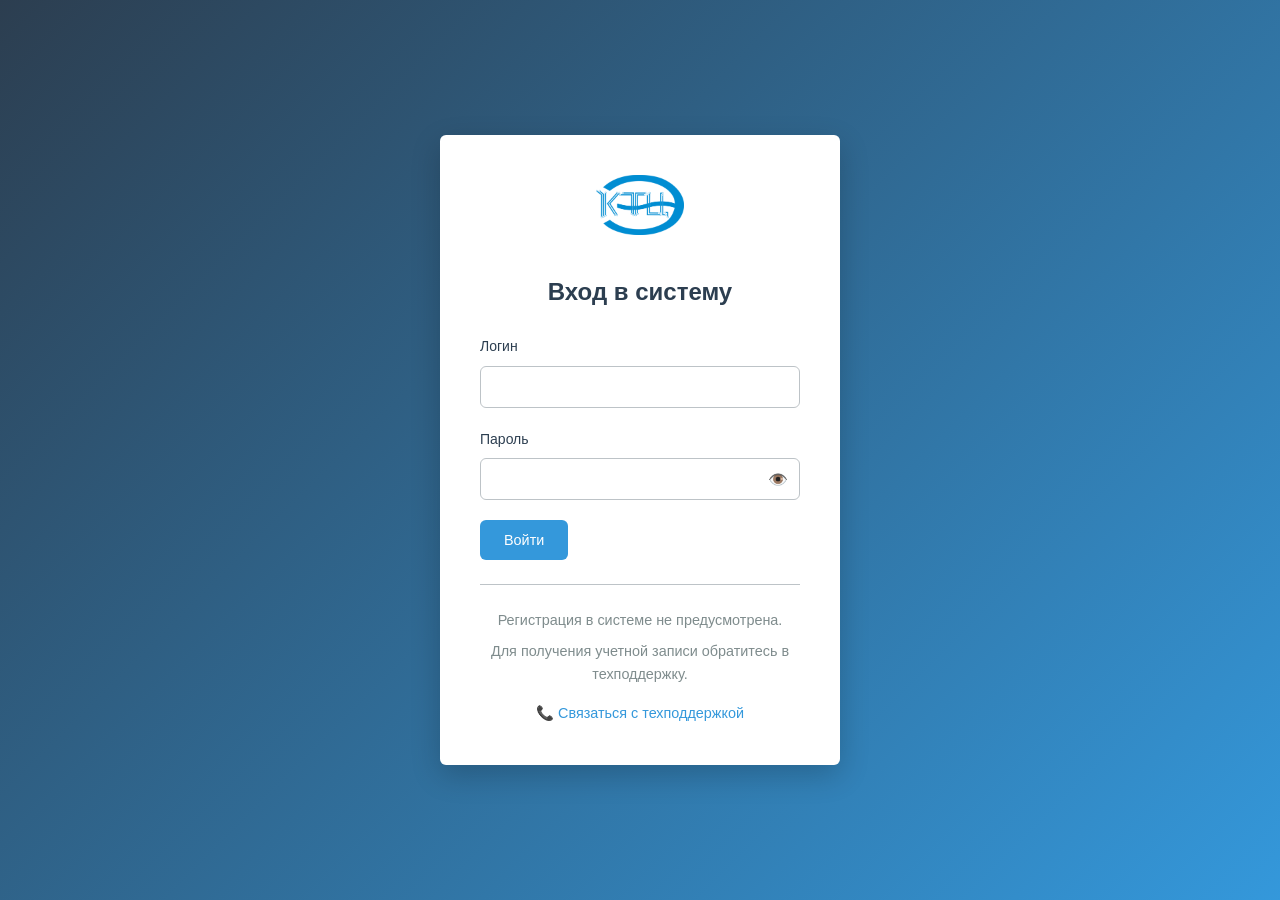
<file: Front/index.html>
<!DOCTYPE html>
<html lang="ru">
<head>
    <meta charset="UTF-8">
    <meta name="viewport" content="width=device-width, initial-scale=1.0">
    <title>Вход в систему - Управление инвестиционными проектами</title>
    <link rel="stylesheet" href="css/styles.css">
    <link rel="stylesheet" href="css/auth.css">
</head>
<body class="auth-page">
    <div class="auth-container">
        <div class="auth-logo">
            <img src="images/logo.png" alt="Логотип системы">
        </div>
        <form class="auth-form" id="loginForm">
            <h1>Вход в систему</h1>
            <div class="form-group">
                <label for="username">Логин</label>
                <input type="text" id="username" required>
            </div>
            <div class="form-group">
                <label for="password">Пароль</label>
                <div class="password-input">
                    <input type="password" id="password" required>
                    <button type="button" class="toggle-password">👁️</button>
                </div>
            </div>
            <button type="submit" class="btn-primary">Войти</button>
            <div class="auth-info">
                <p>Регистрация в системе не предусмотрена.</p>
                <p>Для получения учетной записи обратитесь в техподдержку.</p>
                <a href="mailto:support@company.ru" class="support-link">📞 Связаться с техподдержкой</a>
            </div>
        </form>
    </div>

    <script src="js/api.js"></script>
    <script src="js/common.js"></script>
    <script src="js/auth.js"></script>
</body>
</html>
</file>
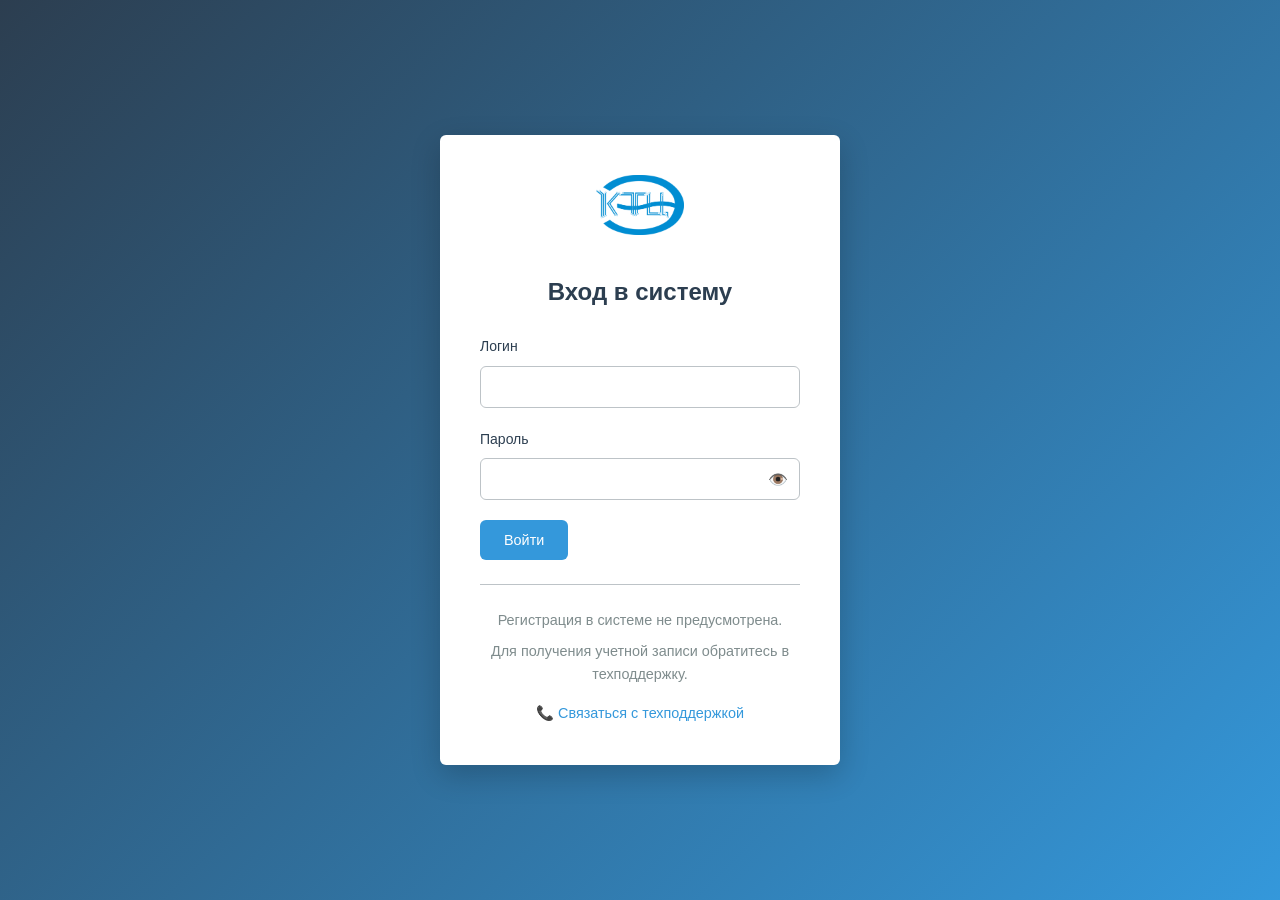
<file: Front/control.html>
<!DOCTYPE html>
<html lang="ru">
<head>
    <meta charset="UTF-8">
    <meta name="viewport" content="width=device-width, initial-scale=1.0">
    <title>Контроль - Управление инвестиционными проектами</title>
    <link rel="stylesheet" href="css/styles.css">
    <link rel="stylesheet" href="css/control.css">
</head>
<body>
    <header class="main-header">
        <div class="header-content">
            <a href="home.html" class="logo-link">
                <img src="images/logo.png" alt="Логотип системы" class="logo">
                <span class="system-name">Система управления инвестиционными проектами</span>
            </a>
            <nav class="main-nav">
                <a href="home.html" class="nav-link">Главная</a>
                <a href="nsi.html" class="nav-link">НСИ</a>
                <a href="projects.html" class="nav-link">Инвестпроекты</a>
                <a href="analytics.html" class="nav-link">Аналитика</a>
                <a href="control.html" class="nav-link active">Контроль</a>
            </nav>
            <div class="user-menu">
                <span class="user-name">Загрузка...</span>
                <button class="logout-btn">Выйти</button>
            </div>
        </div>
    </header>

    <main class="main-content">
        <div class="control-container">
            <div class="page-header"><h1>Контроль за инвестициями</h1></div>

            <div class="projects-controls">
                <div class="search-box">
                    <input type="text" class="project-search" placeholder="Поиск по названию проекта...">
                    <span class="search-icon">🔍</span>
                </div>
                <div class="filters">
                    <div class="filter-group">
                        <span>Направление</span>
                        <div class="dropdown-checkbox" data-filter="direction">
                            <button class="dropdown-trigger btn-secondary" type="button">Все направления</button>
                            <div class="dropdown-menu"></div>
                        </div>
                    </div>
                    <div class="filter-group">
                        <span>Подразделение</span>
                        <div class="dropdown-checkbox" data-filter="department">
                            <button class="dropdown-trigger btn-secondary" type="button">Все подразделения</button>
                            <div class="dropdown-menu"></div>
                        </div>
                    </div>
                    <div class="filter-group">
                        <span>Категория</span>
                        <div class="dropdown-checkbox" data-filter="category">
                            <button class="dropdown-trigger btn-secondary" type="button">Все категории</button>
                            <div class="dropdown-menu"></div>
                        </div>
                    </div>
                    <div class="filter-group">
                        <span>Статус</span>
                        <div class="dropdown-checkbox" data-filter="status">
                            <button class="dropdown-trigger btn-secondary">Все статусы</button>
                            <div class="dropdown-menu"></div>
                        </div>
                    </div>
                    <div class="filter-group">
                        <span>Дата начала инвестиций</span>
                        <div class="range-filters">
                            <input type="date" id="controlDateFrom">
                            <input type="date" id="controlDateTo">
                        </div>
                    </div>                   
                    <div class="filter-group">
                        <span>Сортировка</span>
                        <select class="filter-select" id="sortSelect">
                            <option value="date_desc">Дата начала (новые)</option>
                            <option value="name_asc">Название (А-Я)</option>
                            <option value="name_desc">Название (Я-А)</option>
                            <option value="progress_desc">Прогресс (по убыванию)</option>
                            <option value="progress_asc">Прогресс (по возрастанию)</option>
                            <option value="budget_desc">Бюджет (по убыванию)</option>
                            <option value="budget_asc">Бюджет (по возрастанию)</option>
                            <option value="invested_desc">Проинвестировано (по убыванию)</option>
                            <option value="invested_asc">Проинвестировано (по возрастанию)</option>
                        </select>
                    </div>
                </div>
            </div>

            <div class="projects-list">
                <table class="projects-table">
                    <thead>
                        <tr>
                            <th>Название проекта</th><th>Категория</th><th>Направление</th>
                            <th>Структурное подразделение</th><th>Необходимо (BYN)</th>
                            <th>Проинвестировано (BYN)</th><th>Прогресс (%)</th><th>Дата начала инвестиций</th>
                        </tr>
                    </thead>
                    <tbody id="control-table-body"></tbody>
                </table>
                <div id="controlPagination"></div>
            </div>
        </div>
    </main>

    <footer class="main-footer">
        <div class="footer-content">
            <p>© 2024 Система управления инвестиционными проектами</p>
            <p>Контакты: <a href="mailto:support@company.ru">support@company.ru</a> | Версия 2.1.4</p>
        </div>
    </footer>

    <script src="js/api.js"></script>
    <script src="js/common.js"></script>
    <script src="js/control.js"></script>
</body>
</html>
</file>
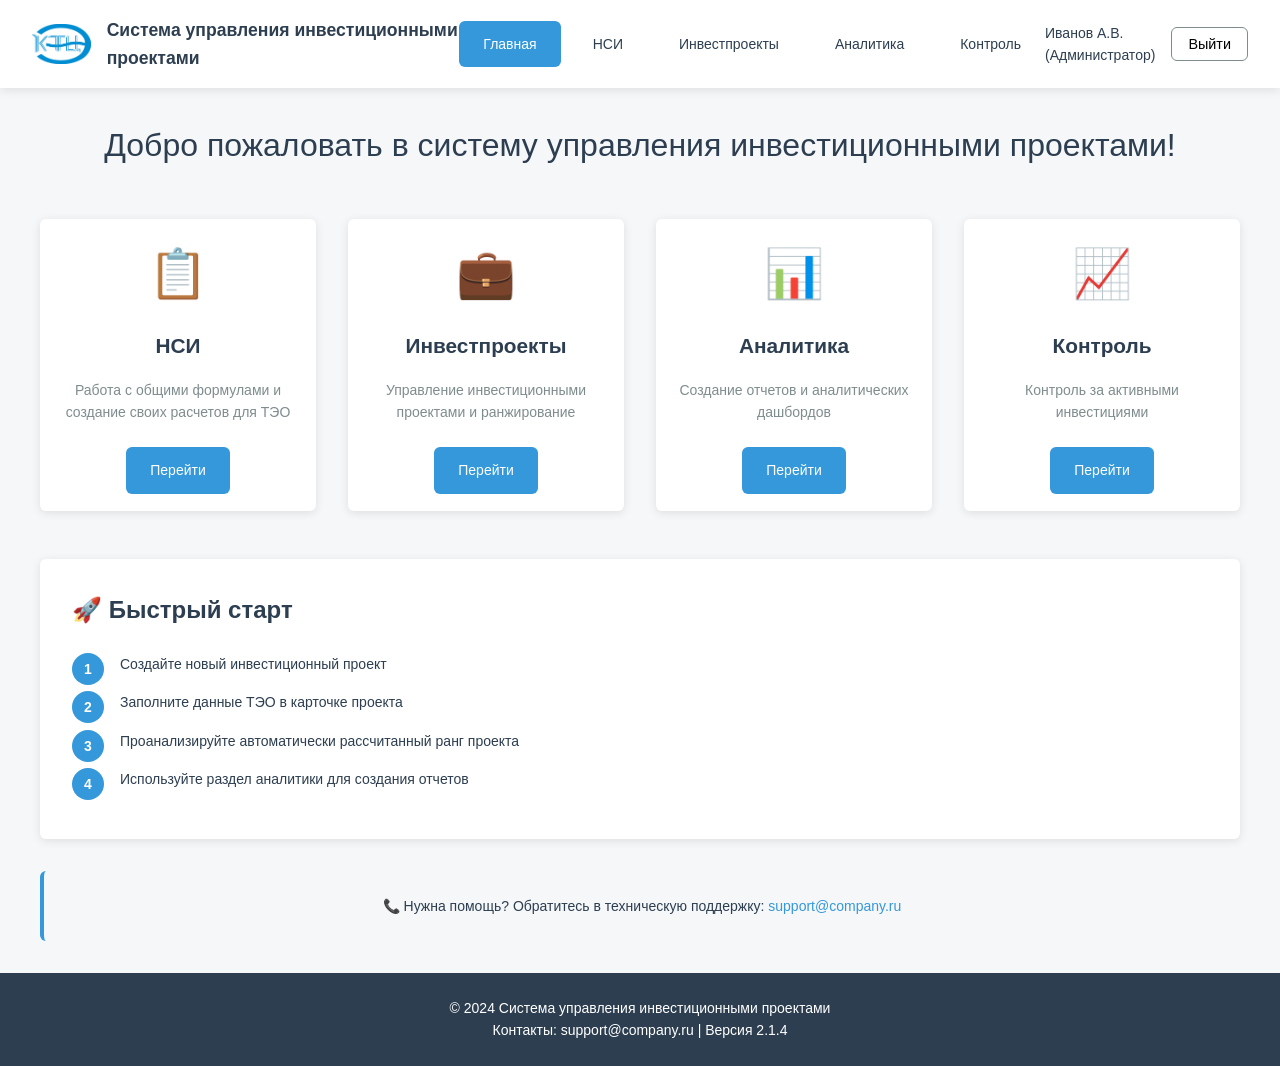
<file: Front/home.html>
<!DOCTYPE html>
<html lang="ru">

<head>
    <meta charset="UTF-8">
    <meta name="viewport" content="width=device-width, initial-scale=1.0">
    <title>Главная - Управление инвестиционными проектами</title>
    <link rel="stylesheet" href="css/styles.css">
    <link rel="stylesheet" href="css/dashboard.css">
</head>

<body>
    <header class="main-header">
        <div class="header-content">
            <a href="home.html" class="logo-link">
                <img src="images/logo.png" alt="Логотип системы" class="logo">
                <span class="system-name">Система управления инвестиционными проектами</span>
            </a>
            <nav class="main-nav">
                <a href="home.html" class="nav-link active">Главная</a>
                <a href="nsi.html" class="nav-link">НСИ</a>
                <a href="projects.html" class="nav-link">Инвестпроекты</a>
                <a href="analytics.html" class="nav-link">Аналитика</a>
                <a href="control.html" class="nav-link">Контроль</a>
            </nav>
            <div class="user-menu">
                <span class="user-name">Иванов А.В.<br/>(Администратор)</span>
                <button class="logout-btn">Выйти</button>
            </div>
        </div>
    </header>

    <main class="main-content">
        <div class="dashboard-container">
            <h1 class="welcome-title">Добро пожаловать в систему управления инвестиционными проектами!</h1>

            <div class="feature-cards">
                <div class="feature-card">
                    <div class="card-icon">📋</div>
                    <h3>НСИ</h3>
                    <p>Работа с общими формулами и создание своих расчетов для ТЭО</p>
                    <a href="nsi.html" class="card-link">Перейти</a>
                </div>

                <div class="feature-card">
                    <div class="card-icon">💼</div>
                    <h3>Инвестпроекты</h3>
                    <p>Управление инвестиционными проектами и ранжирование</p>
                    <a href="projects.html" class="card-link">Перейти</a>
                </div>

                <div class="feature-card">
                    <div class="card-icon">📊</div>
                    <h3>Аналитика</h3>
                    <p>Создание отчетов и аналитических дашбордов</p>
                    <a href="analytics.html" class="card-link">Перейти</a>
                </div>

                <div class="feature-card">
                    <div class="card-icon">📈</div>
                    <h3>Контроль</h3>
                    <p>Контроль за  активными инвестициями</p>
                    <a href="control.html" class="card-link">Перейти</a>
                </div>
            </div>

            <div class="quick-start">
                <h2>🚀 Быстрый старт</h2>
                <ol class="steps-list">
                    <li>Создайте новый инвестиционный проект</li>
                    <li>Заполните данные ТЭО в карточке проекта</li>
                    <li>Проанализируйте автоматически рассчитанный ранг проекта</li>
                    <li>Используйте раздел аналитики для создания отчетов</li>
                </ol>
            </div>

            <div class="support-info">
                <p>📞 Нужна помощь? Обратитесь в техническую поддержку: <a
                        href="mailto:support@company.ru">support@company.ru</a></p>
            </div>
        </div>
    </main>

    <footer class="main-footer">
        <div class="footer-content">
            <p>© 2024 Система управления инвестиционными проектами</p>
            <p>Контакты: <a href="mailto:support@company.ru">support@company.ru</a> | Версия 2.1.4</p>
        </div>
    </footer>

    <script src="js/dashbord.js"></script>
</body>

</html>
</file>
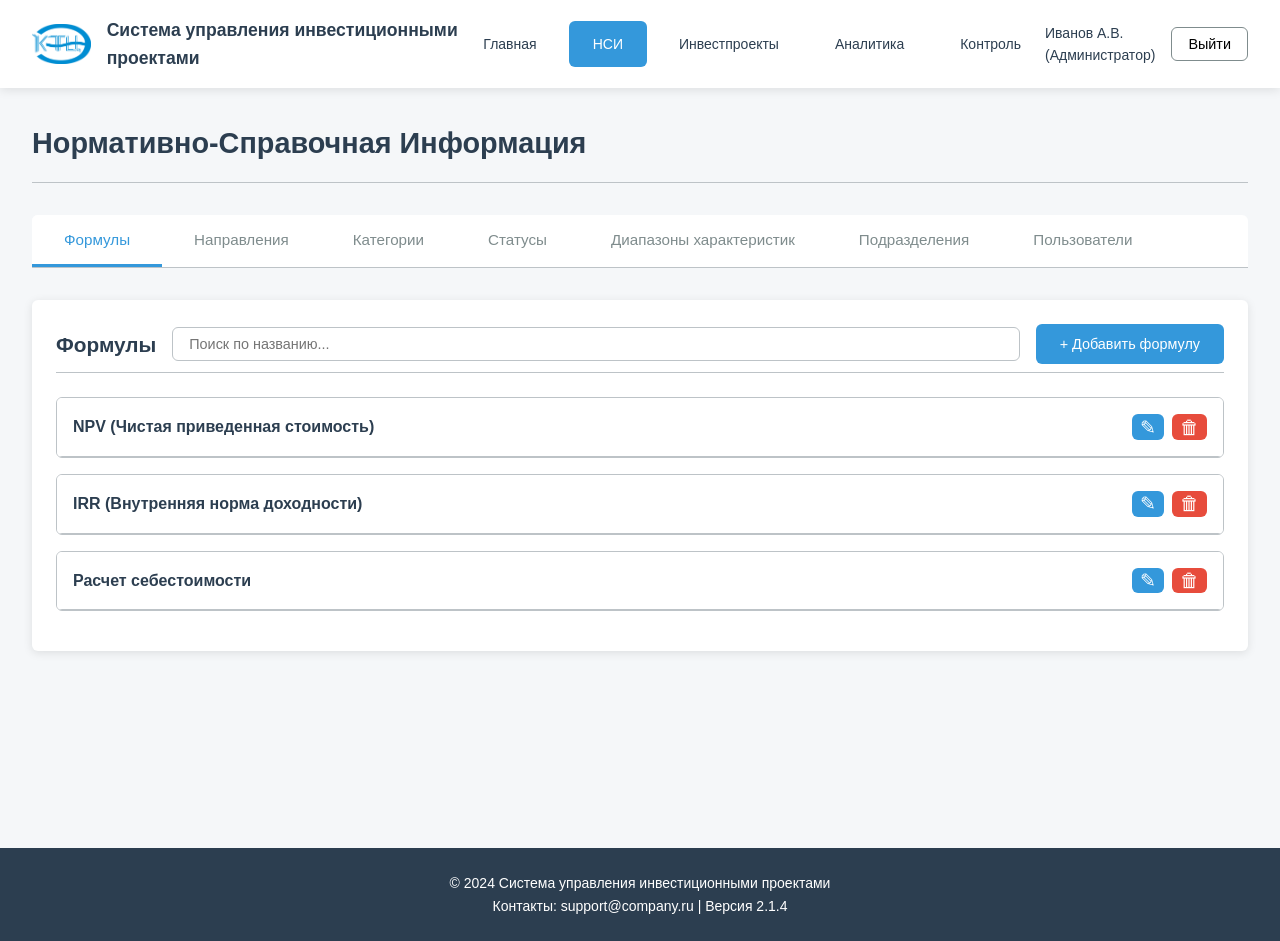
<file: Front/nsi.html>
<!DOCTYPE html>
<html lang="ru">

<head>
    <meta charset="UTF-8">
    <meta name="viewport" content="width=device-width, initial-scale=1.0">
    <title>НСИ - Управление инвестиционными проектами</title>
    <link rel="stylesheet" href="css/styles.css">
    <link rel="stylesheet" href="css/nsi.css">
</head>

<body>
    <header class="main-header">
        <div class="header-content">
            <a href="home.html" class="logo-link">
                <img src="images/logo.png" alt="Логотип системы" class="logo">
                <span class="system-name">Система управления инвестиционными проектами</span>
            </a>
            <nav class="main-nav">
                <a href="home.html" class="nav-link">Главная</a>
                <a href="nsi.html" class="nav-link active">НСИ</a>
                <a href="projects.html" class="nav-link">Инвестпроекты</a>
                <a href="analytics.html" class="nav-link">Аналитика</a>
                <a href="control.html" class="nav-link">Контроль</a>
            </nav>
            <div class="user-menu">
                <span class="user-name">Иванов А.В.<br />(Администратор)</span>
                <button class="logout-btn">Выйти</button>
            </div>
        </div>
    </header>

    <main class="main-content">
        <div class="nsi-container">
            <div class="page-header">
                <h1>Нормативно-Справочная Информация</h1>
            </div>

            <!-- Вкладки -->
            <div class="nsi-tabs">
                <button class="tab-button active" data-tab="formuls">Формулы</button>
                <button class="tab-button" data-tab="directions">Направления</button>
                <button class="tab-button" data-tab="categories">Категории</button>
                <button class="tab-button" data-tab="statuses">Статусы</button>
                <button class="tab-button" data-tab="ranges">Диапазоны характеристик</button>
                <button class="tab-button" data-tab="divisions">Подразделения</button>
                <button class="tab-button" data-tab="users">Пользователи</button>
            </div>

            <!-- Вкладка Формулы -->
            <div id="formuls" class="tab-pane active">
                <div class="section-card">
                    <div class="card-header">
                        <h2>Формулы</h2>
                        <input type="text" class="search-input" data-tab="formuls" placeholder="Поиск по названию...">
                        <button class="btn-primary add-item-btn" data-type="formula">+ Добавить формулу</button>
                    </div>
                    <div class="items-list" id="formuls-list">
                        <div class="list-item" data-id="1">
                            <div class="item-header">
                                <h4>NPV (Чистая приведенная стоимость)</h4>
                                <div class="item-actions">
                                    <button class="btn-edit-item" title="Редактировать">✎</button>
                                    <button class="btn-delete-item" title="Удалить">🗑</button>
                                </div>
                            </div>
                            <div class="item-content">
                                <div class="formula-expression">NPV = ∑(Ct / (1 + r)^t) - C₀</div>
                                <div class="item-description">
                                    <p><strong>Описание:</strong> Показывает разницу между текущей стоимостью денежных поступлений и текущей стоимостью денежных выплат.</p>
                                    <p><strong>Где:</strong> Ct - денежный поток в период t, r - ставка дисконтирования, C₀ - первоначальные инвестиции</p>
                                </div>
                            </div>
                        </div>
                        <div class="list-item" data-id="2">
                            <div class="item-header">
                                <h4>IRR (Внутренняя норма доходности)</h4>
                                <div class="item-actions">
                                    <button class="btn-edit-item" title="Редактировать">✎</button>
                                    <button class="btn-delete-item" title="Удалить">🗑</button>
                                </div>
                            </div>
                            <div class="item-content">
                                <div class="formula-expression">NPV = 0 = ∑(Ct / (1 + IRR)^t) - C₀</div>
                                <div class="item-description">
                                    <p><strong>Описание:</strong> Ставка дисконтирования, при которой чистая приведенная стоимость равна нулю.</p>
                                </div>
                            </div>
                        </div>
                        <div class="list-item" data-id="3">
                            <div class="item-header">
                                <h4>Расчет себестоимости</h4>
                                <div class="item-actions">
                                    <button class="btn-edit-item" title="Редактировать">✎</button>
                                    <button class="btn-delete-item" title="Удалить">🗑</button>
                                </div>
                            </div>
                            <div class="item-content">
                                <div class="formula-expression">Себестоимость = Прямые затраты + Косвенные затраты</div>
                                <div class="item-description">
                                    <p><strong>Описание:</strong> Расчет полной себестоимости продукции.</p>
                                </div>
                            </div>
                        </div>
                    </div>
                </div>
            </div>

            <!-- Вкладка Направления -->
            <div id="directions" class="tab-pane">
                <div class="section-card">
                    <div class="card-header">
                        <h2>Направления</h2>
                        <input type="text" class="search-input" data-tab="directions" placeholder="Поиск по названию...">
                        <button class="btn-primary add-item-btn" data-type="direction">+ Добавить направление</button>
                    </div>
                    <div class="items-list" id="directions-list">
                        <div class="list-item" data-id="1">
                            <div class="item-header">
                                <h4>Капитальное строительство (КС)</h4>
                                <div class="item-actions">
                                    <button class="btn-edit-item" title="Редактировать">✎</button>
                                    <button class="btn-delete-item" title="Удалить">🗑</button>
                                </div>
                            </div>
                            <div class="item-content">
                                <p><strong>Описание:</strong> Строительство новых зданий, сооружений, объектов инфраструктуры.</p>
                            </div>
                        </div>
                        <div class="list-item" data-id="2">
                            <div class="item-header">
                                <h4>Оборудование, не входящее в смету (ОБ)</h4>
                                <div class="item-actions">
                                    <button class="btn-edit-item" title="Редактировать">✎</button>
                                    <button class="btn-delete-item" title="Удалить">🗑</button>
                                </div>
                            </div>
                            <div class="item-content">
                                <p><strong>Описание:</strong> Приобретение оборудования, которое не включается в смету строительства.</p>
                            </div>
                        </div>
                        <div class="list-item" data-id="3">
                            <div class="item-header">
                                <h4>Приобретение ТС, ПЖдС (ТС/ПЖдС)</h4>
                                <div class="item-actions">
                                    <button class="btn-edit-item" title="Редактировать">✎</button>
                                    <button class="btn-delete-item" title="Удалить">🗑</button>
                                </div>
                            </div>
                            <div class="item-content">
                                <p><strong>Описание:</strong> Приобретение транспортных средств и подвижного железнодорожного состава, а также их техническое диагностирование с целью продления срока службы.</p>
                            </div>
                        </div>
                        <div class="list-item" data-id="4">
                            <div class="item-header">
                                <h4>Модернизация машин, оборудования, ТС (МОД)</h4>
                                <div class="item-actions">
                                    <button class="btn-edit-item" title="Редактировать">✎</button>
                                    <button class="btn-delete-item" title="Удалить">🗑</button>
                                </div>
                            </div>
                            <div class="item-content">
                                <p><strong>Описание:</strong> Дооборудование и модернизация существующих машин, оборудования и транспортных средств.</p>
                            </div>
                        </div>
                        <div class="list-item" data-id="5">
                            <div class="item-header">
                                <h4>Проектно-изыскательные работы (ПИР)</h4>
                                <div class="item-actions">
                                    <button class="btn-edit-item" title="Редактировать">✎</button>
                                    <button class="btn-delete-item" title="Удалить">🗑</button>
                                </div>
                            </div>
                            <div class="item-content">
                                <p><strong>Описание:</strong> Разработка проектной документации, проведение инженерных изысканий.</p>
                            </div>
                        </div>
                        <div class="list-item" data-id="6">
                            <div class="item-header">
                                <h4>Объекты натуральной собственности (ОНС)</h4>
                                <div class="item-actions">
                                    <button class="btn-edit-item" title="Редактировать">✎</button>
                                    <button class="btn-delete-item" title="Удалить">🗑</button>
                                </div>
                            </div>
                            <div class="item-content">
                                <p><strong>Описание:</strong> Приобретение или создание объектов природных ресурсов (земля, леса и т.п.).</p>
                            </div>
                        </div>
                    </div>
                </div>
            </div>

            <!-- Вкладка Категории -->
            <div id="categories" class="tab-pane">
                <div class="section-card">
                    <div class="card-header">
                        <h2>Категории</h2>
                        <input type="text" class="search-input" data-tab="categories" placeholder="Поиск по названию...">
                        <button class="btn-primary add-item-btn" data-type="category">+ Добавить категорию</button>
                    </div>
                    <div class="items-list" id="categories-list">
                        <div class="list-item" data-id="1">
                            <div class="item-header">
                                <h4>Приносящие прибыль</h4>
                                <div class="item-actions">
                                    <button class="btn-edit-item" title="Редактировать">✎</button>
                                    <button class="btn-delete-item" title="Удалить">🗑</button>
                                </div>
                            </div>
                            <div class="item-content">
                                <p><strong>Описание:</strong> Проекты, инвестиции в которые в будущем принесут прибыль.</p>
                            </div>
                        </div>
                        <div class="list-item" data-id="2">
                            <div class="item-header">
                                <h4>Снижающие затраты</h4>
                                <div class="item-actions">
                                    <button class="btn-edit-item" title="Редактировать">✎</button>
                                    <button class="btn-delete-item" title="Удалить">🗑</button>
                                </div>
                            </div>
                            <div class="item-content">
                                <p><strong>Описание:</strong> Проекты, инвестирование в которые в будущем снизит затраты на что-либо.</p>
                            </div>
                        </div>
                        <div class="list-item" data-id="3">
                            <div class="item-header">
                                <h4>Ориентированные на социальный эффект</h4>
                                <div class="item-actions">
                                    <button class="btn-edit-item" title="Редактировать">✎</button>
                                    <button class="btn-delete-item" title="Удалить">🗑</button>
                                </div>
                            </div>
                            <div class="item-content">
                                <p><strong>Описание:</strong> Проекты, которые не приносят прибыль, но положительно влияют на отношение сотрудников и клиентов.</p>
                            </div>
                        </div>
                    </div>
                </div>
            </div>

            <!-- Вкладка Статусы (с цветами) -->
            <div id="statuses" class="tab-pane">
                <div class="section-card">
                    <div class="card-header">
                        <h2>Статусы</h2>
                        <input type="text" class="search-input" data-tab="statuses" placeholder="Поиск по названию...">
                        <button class="btn-primary add-item-btn" data-type="status">+ Добавить статус</button>
                    </div>
                    <div class="items-list" id="statuses-list">
                        <div class="list-item status-item status-chernovik" data-id="1">
                            <div class="item-header">
                                <h4>Черновик</h4>
                                <div class="item-actions">
                                    <button class="btn-edit-item" title="Редактировать">✎</button>
                                    <button class="btn-delete-item" title="Удалить">🗑</button>
                                </div>
                            </div>
                            <div class="item-content">
                                <p><strong>Описание:</strong> Начальный этап, проект в разработке.</p>
                            </div>
                        </div>
                        <div class="list-item status-item status-podan" data-id="2">
                            <div class="item-header">
                                <h4>Подан</h4>
                                <div class="item-actions">
                                    <button class="btn-edit-item" title="Редактировать">✎</button>
                                    <button class="btn-delete-item" title="Удалить">🗑</button>
                                </div>
                            </div>
                            <div class="item-content">
                                <p><strong>Описание:</strong> Заявка подана, ожидает рассмотрения.</p>
                            </div>
                        </div>
                        <div class="list-item status-item status-na-rassmotrenii" data-id="3">
                            <div class="item-header">
                                <h4>На рассмотрении</h4>
                                <div class="item-actions">
                                    <button class="btn-edit-item" title="Редактировать">✎</button>
                                    <button class="btn-delete-item" title="Удалить">🗑</button>
                                </div>
                            </div>
                            <div class="item-content">
                                <p><strong>Описание:</strong> Заявка находится на рассмотрении.</p>
                            </div>
                        </div>
                        <div class="list-item status-item status-odobren" data-id="4">
                            <div class="item-header">
                                <h4>Одобрен</h4>
                                <div class="item-actions">
                                    <button class="btn-edit-item" title="Редактировать">✎</button>
                                    <button class="btn-delete-item" title="Удалить">🗑</button>
                                </div>
                            </div>
                            <div class="item-content">
                                <p><strong>Описание:</strong> Проект одобрен к реализации.</p>
                            </div>
                        </div>
                        <div class="list-item status-item status-na-dorabotke" data-id="5">
                            <div class="item-header">
                                <h4>На доработке</h4>
                                <div class="item-actions">
                                    <button class="btn-edit-item" title="Редактировать">✎</button>
                                    <button class="btn-delete-item" title="Удалить">🗑</button>
                                </div>
                            </div>
                            <div class="item-content">
                                <p><strong>Описание:</strong> Требуется доработка заявки.</p>
                            </div>
                        </div>
                        <div class="list-item status-item status-otklonen" data-id="6">
                            <div class="item-header">
                                <h4>Отклонен</h4>
                                <div class="item-actions">
                                    <button class="btn-edit-item" title="Редактировать">✎</button>
                                    <button class="btn-delete-item" title="Удалить">🗑</button>
                                </div>
                            </div>
                            <div class="item-content">
                                <p><strong>Описание:</strong> Заявка отклонена.</p>
                            </div>
                        </div>
                        <div class="list-item status-item status-aktiven" data-id="7">
                            <div class="item-header">
                                <h4>Активен</h4>
                                <div class="item-actions">
                                    <button class="btn-edit-item" title="Редактировать">✎</button>
                                    <button class="btn-delete-item" title="Удалить">🗑</button>
                                </div>
                            </div>
                            <div class="item-content">
                                <p><strong>Описание:</strong> Проект в активной стадии.</p>
                            </div>
                        </div>
                        <div class="list-item status-item status-zavershen" data-id="8">
                            <div class="item-header">
                                <h4>Завершен</h4>
                                <div class="item-actions">
                                    <button class="btn-edit-item" title="Редактировать">✎</button>
                                    <button class="btn-delete-item" title="Удалить">🗑</button>
                                </div>
                            </div>
                            <div class="item-content">
                                <p><strong>Описание:</strong> Проект успешно завершён.</p>
                            </div>
                        </div>
                    </div>
                </div>
            </div>

            <!-- Вкладка Диапазоны характеристик -->
            <div id="ranges" class="tab-pane">
                <div class="section-card">
                    <div class="card-header">
                        <h2>Диапазоны характеристик</h2>
                        <input type="text" class="search-input" data-tab="ranges" placeholder="Поиск по названию...">
                        <button class="btn-primary add-item-btn" data-type="range">+ Добавить диапазон</button>
                    </div>
                    <div class="items-list" id="ranges-list">
                        <div class="list-item" data-id="1">
                            <div class="item-header">
                                <h4>Бюджет проекта (тыс. руб.)</h4>
                                <div class="item-actions">
                                    <button class="btn-edit-item" title="Редактировать">✎</button>
                                    <button class="btn-delete-item" title="Удалить">🗑</button>
                                </div>
                            </div>
                            <div class="item-content">
                                <table class="range-table">
                                    <thead>
                                        <tr><th>Диапазон</th><th>Балл</th></tr>
                                    </thead>
                                    <tbody>
                                        <tr><td>0 - 1000</td><td>1</td></tr>
                                        <tr><td>1001 - 5000</td><td>2</td></tr>
                                        <tr><td>5001 - 10000</td><td>3</td></tr>
                                        <tr><td>> 10000</td><td>4</td></tr>
                                    </tbody>
                                </table>
                            </div>
                        </div>
                        <div class="list-item" data-id="2">
                            <div class="item-header">
                                <h4>Срок окупаемости (лет)</h4>
                                <div class="item-actions">
                                    <button class="btn-edit-item" title="Редактировать">✎</button>
                                    <button class="btn-delete-item" title="Удалить">🗑</button>
                                </div>
                            </div>
                            <div class="item-content">
                                <table class="range-table">
                                    <thead>
                                        <tr><th>Диапазон</th><th>Балл</th></tr>
                                    </thead>
                                    <tbody>
                                        <tr><td>0 - 2</td><td>3</td></tr>
                                        <tr><td>2.1 - 4</td><td>2</td></tr>
                                        <tr><td>> 4</td><td>1</td></tr>
                                    </tbody>
                                </table>
                            </div>
                        </div>
                        <div class="list-item" data-id="3">
                            <div class="item-header">
                                <h4>Рентабельность (%)</h4>
                                <div class="item-actions">
                                    <button class="btn-edit-item" title="Редактировать">✎</button>
                                    <button class="btn-delete-item" title="Удалить">🗑</button>
                                </div>
                            </div>
                            <div class="item-content">
                                <table class="range-table">
                                    <thead>
                                        <tr><th>Диапазон</th><th>Балл</th></tr>
                                    </thead>
                                    <tbody>
                                        <tr><td>0 - 5</td><td>1</td></tr>
                                        <tr><td>6 - 15</td><td>2</td></tr>
                                        <tr><td>> 15</td><td>3</td></tr>
                                    </tbody>
                                </table>
                            </div>
                        </div>
                        <div class="list-item" data-id="4">
                            <div class="item-header">
                                <h4>Риск проекта (уровень)</h4>
                                <div class="item-actions">
                                    <button class="btn-edit-item" title="Редактировать">✎</button>
                                    <button class="btn-delete-item" title="Удалить">🗑</button>
                                </div>
                            </div>
                            <div class="item-content">
                                <table class="range-table">
                                    <thead>
                                        <tr><th>Диапазон</th><th>Балл</th></tr>
                                    </thead>
                                    <tbody>
                                        <tr><td>Низкий</td><td>3</td></tr>
                                        <tr><td>Средний</td><td>2</td></tr>
                                        <tr><td>Высокий</td><td>1</td></tr>
                                    </tbody>
                                </table>
                            </div>
                        </div>
                    </div>
                </div>
            </div>

            <!-- Вкладка Подразделения (НОДы) -->
            <div id="divisions" class="tab-pane">
                <div class="section-card">
                    <div class="card-header">
                        <h2>Подразделения (НОДы)</h2>
                        <input type="text" class="search-input" data-tab="divisions" placeholder="Поиск по названию...">
                        <button class="btn-primary add-item-btn" data-type="division">+ Добавить подразделение</button>
                    </div>
                    <div class="items-list" id="divisions-list">
                        <div class="list-item" data-id="1">
                            <div class="item-header">
                                <h4>НОД-1 (Минское отделение)</h4>
                                <div class="item-actions">
                                    <button class="btn-edit-item" title="Редактировать">✎</button>
                                    <button class="btn-delete-item" title="Удалить">🗑</button>
                                </div>
                            </div>
                            <div class="item-content">
                                <p><strong>Описание:</strong> Минское отделение Белорусской железной дороги.</p>
                            </div>
                        </div>
                        <div class="list-item" data-id="2">
                            <div class="item-header">
                                <h4>НОД-2 (Барановичское отделение)</h4>
                                <div class="item-actions">
                                    <button class="btn-edit-item" title="Редактировать">✎</button>
                                    <button class="btn-delete-item" title="Удалить">🗑</button>
                                </div>
                            </div>
                            <div class="item-content">
                                <p><strong>Описание:</strong> Барановичское отделение Белорусской железной дороги.</p>
                            </div>
                        </div>
                        <div class="list-item" data-id="3">
                            <div class="item-header">
                                <h4>НОД-3 (Брестское отделение)</h4>
                                <div class="item-actions">
                                    <button class="btn-edit-item" title="Редактировать">✎</button>
                                    <button class="btn-delete-item" title="Удалить">🗑</button>
                                </div>
                            </div>
                            <div class="item-content">
                                <p><strong>Описание:</strong> Брестское отделение Белорусской железной дороги.</p>
                            </div>
                        </div>
                        <div class="list-item" data-id="4">
                            <div class="item-header">
                                <h4>НОД-4 (Гомельское отделение)</h4>
                                <div class="item-actions">
                                    <button class="btn-edit-item" title="Редактировать">✎</button>
                                    <button class="btn-delete-item" title="Удалить">🗑</button>
                                </div>
                            </div>
                            <div class="item-content">
                                <p><strong>Описание:</strong> Гомельское отделение Белорусской железной дороги.</p>
                            </div>
                        </div>
                        <div class="list-item" data-id="5">
                            <div class="item-header">
                                <h4>НОД-5 (Могилёвское отделение)</h4>
                                <div class="item-actions">
                                    <button class="btn-edit-item" title="Редактировать">✎</button>
                                    <button class="btn-delete-item" title="Удалить">🗑</button>
                                </div>
                            </div>
                            <div class="item-content">
                                <p><strong>Описание:</strong> Могилёвское отделение Белорусской железной дороги.</p>
                            </div>
                        </div>
                        <div class="list-item" data-id="6">
                            <div class="item-header">
                                <h4>НОД-6 (Витебское отделение)</h4>
                                <div class="item-actions">
                                    <button class="btn-edit-item" title="Редактировать">✎</button>
                                    <button class="btn-delete-item" title="Удалить">🗑</button>
                                </div>
                            </div>
                            <div class="item-content">
                                <p><strong>Описание:</strong> Витебское отделение Белорусской железной дороги.</p>
                            </div>
                        </div>
                    </div>
                </div>
            </div>

            <!-- Вкладка Пользователи -->
            <div id="users" class="tab-pane">
                <div class="section-card">
                    <div class="card-header">
                        <h2>Пользователи</h2>
                        <input type="text" class="search-input" data-tab="users" placeholder="Поиск по ФИО...">
                        <button class="btn-primary add-item-btn" data-type="user">+ Добавить пользователя</button>
                    </div>
                    <div class="items-list" id="users-list">
                        <div class="list-item" data-id="1">
                            <div class="item-header">
                                <h4>Иванов Иван Иванович</h4>
                                <div class="item-actions">
                                    <button class="btn-edit-item" title="Редактировать">✎</button>
                                    <button class="btn-delete-item" title="Удалить">🗑</button>
                                    <button class="btn-lock-item" title="Заблокировать">🔒</button>
                                </div>
                            </div>
                            <div class="item-content">
                                <div class="user-fields">
                                    <div class="field"><span class="field-label">Логин:</span> ivanov</div>
                                    <div class="field"><span class="field-label">Email:</span> ivanov@rail.by</div>
                                    <div class="field"><span class="field-label">Подразделение:</span> НОД-1 (Минское отделение)</div>
                                    <div class="field"><span class="field-label">Роль:</span> Администратор</div>
                                </div>
                            </div>
                        </div>
                        <div class="list-item" data-id="2">
                            <div class="item-header">
                                <h4>Петров Пётр Петрович</h4>
                                <div class="item-actions">
                                    <button class="btn-edit-item" title="Редактировать">✎</button>
                                    <button class="btn-delete-item" title="Удалить">🗑</button>
                                    <button class="btn-lock-item" title="Заблокировать">🔒</button>
                                </div>
                            </div>
                            <div class="item-content">
                                <div class="user-fields">
                                    <div class="field"><span class="field-label">Логин:</span> petrov</div>
                                    <div class="field"><span class="field-label">Email:</span> petrov@rail.by</div>
                                    <div class="field"><span class="field-label">Подразделение:</span> НОД-2 (Барановичское отделение)</div>
                                    <div class="field"><span class="field-label">Роль:</span> Заявитель</div>
                                </div>
                            </div>
                        </div>
                        <div class="list-item" data-id="3">
                            <div class="item-header">
                                <h4>Сидоров Сидор Сидорович</h4>
                                <div class="item-actions">
                                    <button class="btn-edit-item" title="Редактировать">✎</button>
                                    <button class="btn-delete-item" title="Удалить">🗑</button>
                                    <button class="btn-lock-item" title="Заблокировать">🔒</button>
                                </div>
                            </div>
                            <div class="item-content">
                                <div class="user-fields">
                                    <div class="field"><span class="field-label">Логин:</span> sidorov</div>
                                    <div class="field"><span class="field-label">Email:</span> sidorov@rail.by</div>
                                    <div class="field"><span class="field-label">Подразделение:</span> НОД-3 (Брестское отделение)</div>
                                    <div class="field"><span class="field-label">Роль:</span> Инвестор</div>
                                </div>
                            </div>
                        </div>
                    </div>
                </div>
            </div>
        </div>
    </main>

    <footer class="main-footer">
        <div class="footer-content">
            <p>© 2024 Система управления инвестиционными проектами</p>
            <p>Контакты: <a href="mailto:support@company.ru">support@company.ru</a> | Версия 2.1.4</p>
        </div>
    </footer>

    <script src="js/nsi.js"></script>
</body>

</html>
</file>
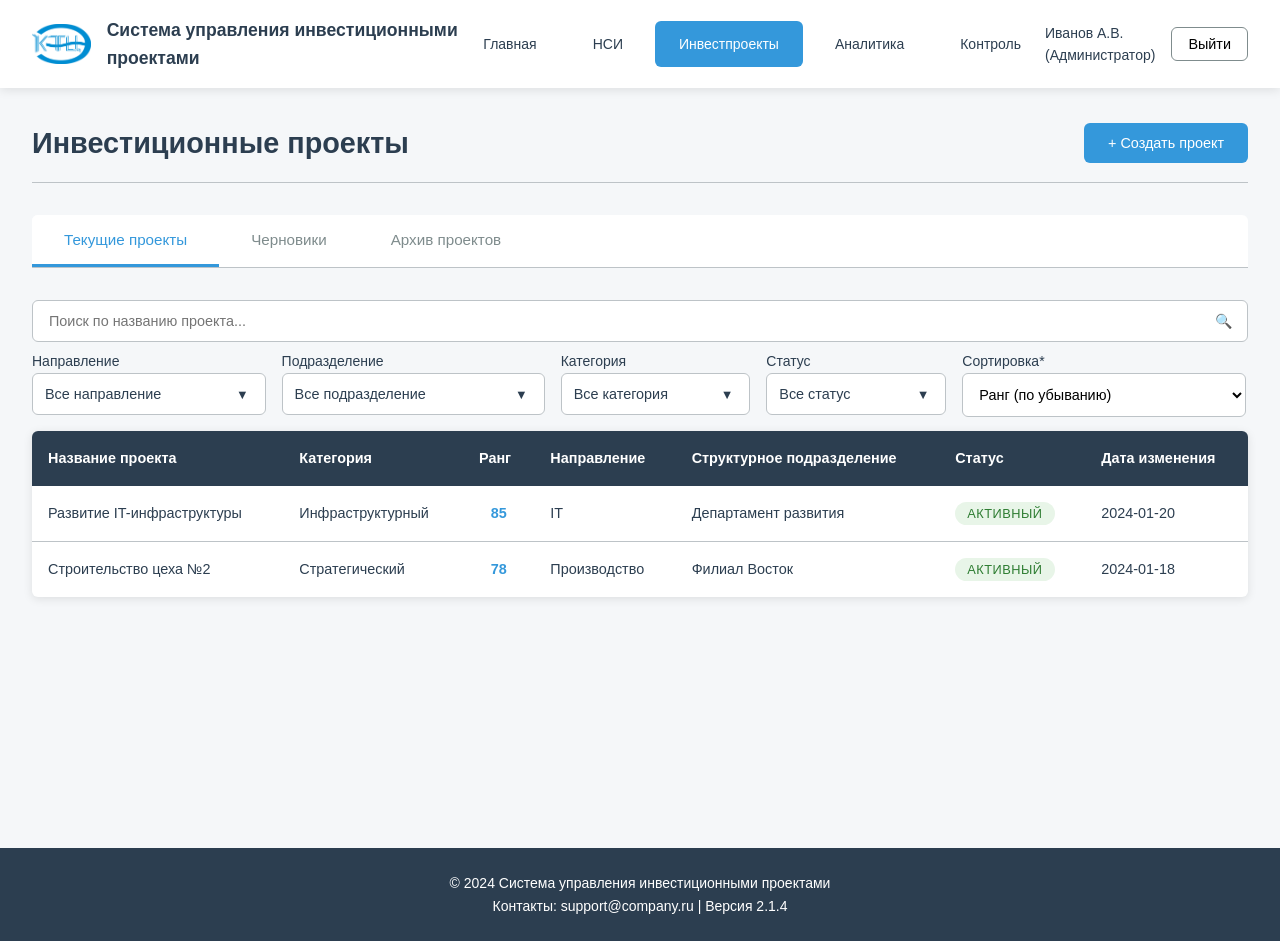
<file: Front/projects.html>
<!DOCTYPE html>
<html lang="ru">

<head>
    <meta charset="UTF-8">
    <meta name="viewport" content="width=device-width, initial-scale=1.0">
    <title>Инвестиционные проекты - Управление инвестиционными проектами</title>
    <link rel="stylesheet" href="css/styles.css">
    <link rel="stylesheet" href="css/projects.css">
</head>

<body>
    <header class="main-header">
        <div class="header-content">
            <a href="home.html" class="logo-link">
                <img src="images/logo.png" alt="Логотип системы" class="logo">
                <span class="system-name">Система управления инвестиционными проектами</span>
            </a>
            <nav class="main-nav">
                <a href="home.html" class="nav-link">Главная</a>
                <a href="nsi.html" class="nav-link">НСИ</a>
                <a href="projects.html" class="nav-link active">Инвестпроекты</a>
                <a href="analytics.html" class="nav-link">Аналитика</a>
                <a href="control.html" class="nav-link">Контроль</a>
            </nav>
            <div class="user-menu">
                <span class="user-name">Иванов А.В.<br/>(Администратор)</span>
                <button class="logout-btn">Выйти</button>
            </div>
        </div>
    </header>

    <main class="main-content">
        <div class="projects-container">
            <div class="page-header">
                <h1>Инвестиционные проекты</h1>
                <button class="btn-primary" id="createProjectBtn">+ Создать проект</button>
            </div>

            <div class="teo-tabs">
                <button class="tab-button active" data-tab="current">Текущие проекты</button>
                <button class="tab-button" data-tab="drafts">Черновики</button>
                <button class="tab-button" data-tab="archive">Архив проектов</button>
            </div>

            <!-- Вкладка Текущие проекты -->
            <div id="current" class="tab-pane active">
                <div class="projects-controls">
                    <div class="search-box">
                        <input type="text" class="project-search" data-tab="current" placeholder="Поиск по названию проекта...">
                        <span class="search-icon">🔍</span>
                    </div>
                    <div class="filters">
                        <!-- Направление -->
                        <div class="filter-group">
                            <span>Направление</span>
                            <div class="dropdown-checkbox" data-filter="direction" data-tab="current">
                                <button class="dropdown-trigger btn-secondary" type="button">Все направления</button>
                                <div class="dropdown-menu">
                                    <label class="checkbox-label">
                                        <input type="checkbox" value="IT" checked>
                                        <span class="checkmark"></span>IT
                                    </label>
                                    <label class="checkbox-label">
                                        <input type="checkbox" value="Производство" checked>
                                        <span class="checkmark"></span>Производство
                                    </label>
                                    <label class="checkbox-label">
                                        <input type="checkbox" value="Логистика" checked>
                                        <span class="checkmark"></span>Логистика
                                    </label>
                                </div>
                            </div>
                        </div>
                        <!-- Подразделение -->
                        <div class="filter-group">
                            <span>Подразделение</span>
                            <div class="dropdown-checkbox" data-filter="department" data-tab="current">
                                <button class="dropdown-trigger btn-secondary" type="button">Все подразделения</button>
                                <div class="dropdown-menu">
                                    <label class="checkbox-label">
                                        <input type="checkbox" value="Департамент развития" checked>
                                        <span class="checkmark"></span>Департамент развития
                                    </label>
                                    <label class="checkbox-label">
                                        <input type="checkbox" value="Филиал Восток" checked>
                                        <span class="checkmark"></span>Филиал Восток
                                    </label>
                                    <label class="checkbox-label">
                                        <input type="checkbox" value="Центральный офис" checked>
                                        <span class="checkmark"></span>Центральный офис
                                    </label>
                                </div>
                            </div>
                        </div>
                        <!-- Категория -->
                        <div class="filter-group">
                            <span>Категория</span>
                            <div class="dropdown-checkbox" data-filter="category" data-tab="current">
                                <button class="dropdown-trigger btn-secondary" type="button">Все категории</button>
                                <div class="dropdown-menu">
                                    <label class="checkbox-label">
                                        <input type="checkbox" value="Стратегический" checked>
                                        <span class="checkmark"></span>Стратегический
                                    </label>
                                    <label class="checkbox-label">
                                        <input type="checkbox" value="Инфраструктурный" checked>
                                        <span class="checkmark"></span>Инфраструктурный
                                    </label>
                                    <label class="checkbox-label">
                                        <input type="checkbox" value="Инновационный" checked>
                                        <span class="checkmark"></span>Инновационный
                                    </label>
                                </div>
                            </div>
                        </div>
                        <!-- Статус (только для текущих) -->
                        <div class="filter-group">
                            <span>Статус</span>
                            <div class="dropdown-checkbox" data-filter="status" data-tab="current">
                                <button class="dropdown-trigger btn-secondary" type="button">Все статусы</button>
                                <div class="dropdown-menu">
                                    <label class="checkbox-label">
                                        <input type="checkbox" value="Активный" checked>
                                        <span class="checkmark"></span>Активный
                                    </label>
                                    <!-- Завершённых нет в текущих, но оставим для возможности -->
                                </div>
                            </div>
                        </div>
                        <!-- Сортировка -->
                        <div class="filter-group">
                            <span>Сортировка*</span>
                            <select class="filter-select" data-tab="current">
                                <option value="rank-desc">Ранг (по убыванию)</option>
                                <option value="rank-asc">Ранг (по возрастанию)</option>
                                <option value="date">Дата создания</option>
                                <option value="name">Название (А-Я)</option>
                            </select>
                        </div>  
                    </div>
                </div>
                <div class="projects-list">
                    <table class="projects-table">
                        <thead>
                            <tr>
                                <th>Название проекта</th>
                                <th>Категория</th>
                                <th>Ранг</th>
                                <th>Направление</th>
                                <th>Структурное подразделение</th>
                                <th>Статус</th>
                                <th>Дата изменения</th>
                            </tr>
                        </thead>
                        <tbody id="current-table-body"></tbody>
                    </table>
                </div>
            </div>

            <!-- Вкладка Черновики -->
            <div id="drafts" class="tab-pane">
                <div class="projects-controls">
                    <div class="search-box">
                        <input type="text" class="project-search" data-tab="drafts" placeholder="Поиск по названию проекта...">
                        <span class="search-icon">🔍</span>
                    </div>
                    <div class="filters">
                        <!-- Направление -->
                        <div class="filter-group">
                            <span>Направление</span>
                            <div class="dropdown-checkbox" data-filter="direction" data-tab="drafts">
                                <button class="dropdown-trigger btn-secondary" type="button">Все направления</button>
                                <div class="dropdown-menu">
                                    <label class="checkbox-label">
                                        <input type="checkbox" value="IT" checked>
                                        <span class="checkmark"></span>IT
                                    </label>
                                    <label class="checkbox-label">
                                        <input type="checkbox" value="Производство" checked>
                                        <span class="checkmark"></span>Производство
                                    </label>
                                    <label class="checkbox-label">
                                        <input type="checkbox" value="Логистика" checked>
                                        <span class="checkmark"></span>Логистика
                                    </label>
                                </div>
                            </div>
                        </div>
                        <!-- Подразделение -->
                        <div class="filter-group">
                            <span>Подразделение</span>
                            <div class="dropdown-checkbox" data-filter="department" data-tab="drafts">
                                <button class="dropdown-trigger btn-secondary" type="button">Все подразделения</button>
                                <div class="dropdown-menu">
                                    <label class="checkbox-label">
                                        <input type="checkbox" value="Департамент развития" checked>
                                        <span class="checkmark"></span>Департамент развития
                                    </label>
                                    <label class="checkbox-label">
                                        <input type="checkbox" value="Филиал Восток" checked>
                                        <span class="checkmark"></span>Филиал Восток
                                    </label>
                                    <label class="checkbox-label">
                                        <input type="checkbox" value="Центральный офис" checked>
                                        <span class="checkmark"></span>Центральный офис
                                    </label>
                                </div>
                            </div>
                        </div>
                        <!-- Категория -->
                        <div class="filter-group">
                            <span>Категория</span>
                            <div class="dropdown-checkbox" data-filter="category" data-tab="drafts">
                                <button class="dropdown-trigger btn-secondary" type="button">Все категории</button>
                                <div class="dropdown-menu">
                                    <label class="checkbox-label">
                                        <input type="checkbox" value="Стратегический" checked>
                                        <span class="checkmark"></span>Стратегический
                                    </label>
                                    <label class="checkbox-label">
                                        <input type="checkbox" value="Инфраструктурный" checked>
                                        <span class="checkmark"></span>Инфраструктурный
                                    </label>
                                    <label class="checkbox-label">
                                        <input type="checkbox" value="Инновационный" checked>
                                        <span class="checkmark"></span>Инновационный
                                    </label>
                                </div>
                            </div>
                        </div>
                        <!-- Сортировка -->
                        <div class="filter-group">
                            <span>Сортировка*</span>
                            <select class="filter-select" data-tab="drafts">
                                <option value="rank-desc">Ранг (по убыванию)</option>
                                <option value="rank-asc">Ранг (по возрастанию)</option>
                                <option value="date">Дата создания</option>
                                <option value="name">Название (А-Я)</option>
                            </select>
                        </div>  
                    </div>
                </div>

                <div class="projects-list">
                    <table class="projects-table">
                        <thead>
                            <tr>
                                <th>Название проекта</th>
                                <th>Категория</th>
                                <th>Ранг</th>
                                <th>Направление</th>
                                <th>Структурное подразделение</th>
                                <th>Статус</th>
                                <th>Дата изменения</th>
                            </tr>
                        </thead>
                        <tbody id="drafts-table-body">
                            <!-- Данные черновиков -->
                        </tbody>
                    </table>
                </div>
            </div>

            <!-- Вкладка Архив проектов -->
            <div id="archive" class="tab-pane">
                <div class="projects-controls">
                    <div class="search-box">
                        <input type="text" class="project-search" data-tab="archive" placeholder="Поиск по названию проекта...">
                        <span class="search-icon">🔍</span>
                    </div>
                    <div class="filters">
                        <!-- Направление -->
                        <div class="filter-group">
                            <span>Направление</span>
                            <div class="dropdown-checkbox" data-filter="direction" data-tab="archive">
                                <button class="dropdown-trigger btn-secondary" type="button">Все направления</button>
                                <div class="dropdown-menu">
                                    <label class="checkbox-label">
                                        <input type="checkbox" value="IT" checked>
                                        <span class="checkmark"></span>IT
                                    </label>
                                    <label class="checkbox-label">
                                        <input type="checkbox" value="Производство" checked>
                                        <span class="checkmark"></span>Производство
                                    </label>
                                    <label class="checkbox-label">
                                        <input type="checkbox" value="Логистика" checked>
                                        <span class="checkmark"></span>Логистика
                                    </label>
                                </div>
                            </div>
                        </div>
                        <!-- Подразделение -->
                        <div class="filter-group">
                            <span>Подразделение</span>
                            <div class="dropdown-checkbox" data-filter="department" data-tab="archive">
                                <button class="dropdown-trigger btn-secondary" type="button">Все подразделения</button>
                                <div class="dropdown-menu">
                                    <label class="checkbox-label">
                                        <input type="checkbox" value="Департамент развития" checked>
                                        <span class="checkmark"></span>Департамент развития
                                    </label>
                                    <label class="checkbox-label">
                                        <input type="checkbox" value="Филиал Восток" checked>
                                        <span class="checkmark"></span>Филиал Восток
                                    </label>
                                    <label class="checkbox-label">
                                        <input type="checkbox" value="Центральный офис" checked>
                                        <span class="checkmark"></span>Центральный офис
                                    </label>
                                </div>
                            </div>
                        </div>
                        <!-- Категория -->
                        <div class="filter-group">
                            <span>Категория</span>
                            <div class="dropdown-checkbox" data-filter="category" data-tab="archive">
                                <button class="dropdown-trigger btn-secondary" type="button">Все категории</button>
                                <div class="dropdown-menu">
                                    <label class="checkbox-label">
                                        <input type="checkbox" value="Стратегический" checked>
                                        <span class="checkmark"></span>Стратегический
                                    </label>
                                    <label class="checkbox-label">
                                        <input type="checkbox" value="Инфраструктурный" checked>
                                        <span class="checkmark"></span>Инфраструктурный
                                    </label>
                                    <label class="checkbox-label">
                                        <input type="checkbox" value="Инновационный" checked>
                                        <span class="checkmark"></span>Инновационный
                                    </label>
                                </div>
                            </div>
                        </div>
                        <!-- Сортировка -->
                        <div class="filter-group">
                            <span>Сортировка*</span>
                            <select class="filter-select" data-tab="archive">
                                <option value="rank-desc">Ранг (по убыванию)</option>
                                <option value="rank-asc">Ранг (по возрастанию)</option>
                                <option value="date">Дата создания</option>
                                <option value="name">Название (А-Я)</option>
                            </select>
                        </div>  
                    </div>
                </div>

                <div class="projects-list">
                    <table class="projects-table">
                        <thead>
                            <tr>
                                <th>Название проекта</th>
                                <th>Категория</th>
                                <th>Ранг</th>
                                <th>Направление</th>
                                <th>Структурное подразделение</th>
                                <th>Статус</th>
                                <th>Дата изменения</th>
                            </tr>
                        </thead>
                        <tbody id="archive-table-body">
                            <!-- Данные архива -->
                        </tbody>
                    </table>
                </div>
            </div>

        </div>
    </main>

    <footer class="main-footer">
        <div class="footer-content">
            <p>© 2024 Система управления инвестиционными проектами</p>
            <p>Контакты: <a href="mailto:support@company.ru">support@company.ru</a> | Версия 2.1.4</p>
        </div>
    </footer>
    <script src="js/projects.js"></script>
</body>

</html>
</file>
<file: Front/css/styles.css>
/* Общие стили и переменные */
:root {
    --primary-color: #2C3E50;
    --secondary-color: #3498DB;
    --accent-color: #E74C3C;
    --success-color: #27AE60;
    --warning-color: #F39C12;
    --light-gray: #F5F7F9;
    --medium-gray: #ECF0F1;
    --dark-gray: #7F8C8D;
    --text-color: #2C3E50;
    --border-color: #BDC3C7;
    --border-radius: 6px;
    --box-shadow: 0 2px 10px rgba(0, 0, 0, 0.1);
    --transition: all 0.3s ease;
}

* {
    margin: 0;
    padding: 0;
    box-sizing: border-box;
}

body {
    font-family: 'Segoe UI', Tahoma, Geneva, Verdana, sans-serif;
    color: var(--text-color);
    background-color: var(--light-gray);
    line-height: 1.6;
    font-size: 14px;
}

/* Общие стили для header и footer */
.main-header {
    background-color: white;
    box-shadow: var(--box-shadow);
    position: sticky;
    top: 0;
    z-index: 1000;
}

.header-content {
    display: flex;
    align-items: center;
    justify-content: space-between;
    padding: 1rem 2rem;
    max-width: 1400px;
    margin: 0 auto;
}

.logo-link {
    display: flex;
    align-items: center;
    text-decoration: none;
    color: inherit;
    gap: 1rem;
}

.logo {
    height: 40px;
    width: auto;
}

.system-name {
    font-weight: 600;
    color: var(--primary-color);
    font-size: 1.1rem;
}

.main-nav {
    display: flex;
    gap: 0.5rem;
}

.nav-link {
    text-decoration: none;
    color: var(--text-color);
    font-weight: 500;
    padding: 0.75rem 1.5rem;
    border-radius: var(--border-radius);
    transition: var(--transition);
    position: relative;
}

.nav-link:hover {
    background-color: var(--light-gray);
    color: var(--secondary-color);
}

.nav-link.active {
    background-color: var(--secondary-color);
    color: white;
}

.user-menu {
    display: flex;
    align-items: center;
    gap: 1rem;
}

.user-name {
    font-weight: 500;
}

.logout-btn {
    background: none;
    border: 1px solid var(--dark-gray);
    padding: 0.5rem 1rem;
    border-radius: var(--border-radius);
    cursor: pointer;
    transition: var(--transition);
    font-size: 0.9rem;
}

.logout-btn:hover {
    background-color: var(--medium-gray);
    border-color: var(--text-color);
}

.main-content {
    min-height: calc(100vh - 140px);
    padding: 2rem;
    max-width: 1400px;
    margin: 0 auto;
}

.main-footer {
    background-color: var(--primary-color);
    color: white;
    padding: 1.5rem 0;
    text-align: center;
}

.footer-content {
    max-width: 1400px;
    margin: 0 auto;
    padding: 0 2rem;
}

.footer-content a {
    color: white;
    text-decoration: none;
}

.footer-content a:hover {
    text-decoration: underline;
}

/* Общие стили для кнопок и форм */
.btn-primary {
    background-color: var(--secondary-color);
    color: white;
    border: none;
    padding: 0.75rem 1.5rem;
    border-radius: var(--border-radius);
    cursor: pointer;
    font-weight: 500;
    transition: var(--transition);
    font-size: 0.9rem;
    display: inline-flex;
    align-items: center;
    gap: 0.5rem;
}

.btn-primary:hover {
    background-color: #2980B9;
    transform: translateY(-1px);
    box-shadow: 0 4px 8px rgba(0, 0, 0, 0.15);
}

.btn-secondary {
    background-color: white;
    color: var(--text-color);
    border: 1px solid var(--border-color);
    padding: 0.75rem 1.5rem;
    border-radius: var(--border-radius);
    cursor: pointer;
    font-weight: 500;
    transition: var(--transition);
    font-size: 0.9rem;
    display: inline-flex;
    align-items: center;
    gap: 0.5rem;
}

.btn-warning {
    background-color: #f39c12;
    color: white;
    border: none;
    padding: 0.75rem 1.5rem;
    border-radius: var(--border-radius);
    cursor: pointer;
    font-weight: 500;
    transition: var(--transition);
    font-size: 0.9rem;
    display: inline-flex;
    align-items: center;
    gap: 0.5rem;
}
.btn-warning:hover {
    background-color: #e67e22;
    transform: translateY(-1px);
    box-shadow: 0 4px 8px rgba(0, 0, 0, 0.15);
}

.btn-secondary:hover {
    background-color: var(--light-gray);
    border-color: var(--dark-gray);
}

#deleteReportBtn {
    background-color: #E74C3C;
}

#saveAsTemplateBtn, #editTemplateBtn{
    margin-bottom: 8px;
}

.form-group {
    margin-bottom: 1.25rem;
}

.form-group label {
    display: block;
    margin-bottom: 0.5rem;
    font-weight: 500;
    color: var(--text-color);
}

.form-group input,
.form-group select,
.form-group textarea {
    width: 100%;
    padding: 0.75rem;
    border: 1px solid var(--border-color);
    border-radius: var(--border-radius);
    font-size: 0.9rem;
    transition: var(--transition);
    font-family: inherit;
}

.form-group input:focus,
.form-group select:focus,
.form-group textarea:focus {
    outline: none;
    border-color: var(--secondary-color);
    box-shadow: 0 0 0 3px rgba(52, 152, 219, 0.1);
}

.form-group.readonly input {
    background-color: var(--light-gray);
    color: var(--dark-gray);
    cursor: not-allowed;
}

/* Общие стили для карточек и контейнеров */
.page-header {
    display: flex;
    justify-content: space-between;
    align-items: center;
    margin-bottom: 2rem;
    padding-bottom: 1rem;
    border-bottom: 1px solid var(--border-color);
}

.page-header h1 {
    color: var(--primary-color);
    font-size: 1.8rem;
    font-weight: 600;
}

.section-card {
    background: white;
    border-radius: var(--border-radius);
    box-shadow: var(--box-shadow);
    padding: 1.5rem;
    margin-bottom: 1.5rem;
}

.section-header {
    display: flex;
    justify-content: space-between;
    align-items: center;
    margin-bottom: 1.5rem;
}

.section-header h2 {
    color: var(--primary-color);
    font-size: 1.3rem;
    font-weight: 600;
}

/* Адаптивность */
@media (max-width: 768px) {
    .header-content {
        flex-direction: column;
        gap: 1rem;
        padding: 1rem;
    }

    .main-nav {
        gap: 0.25rem;
        flex-wrap: wrap;
        justify-content: center;
    }

    .nav-link {
        padding: 0.5rem 1rem;
        font-size: 0.9rem;
    }

    .main-content {
        padding: 1rem;
    }

    .page-header {
        flex-direction: column;
        gap: 1rem;
        align-items: flex-start;
    }

    .system-name {
        display: none;
    }
}

/* ===== Модальные окна (общие) ===== */
.modal-overlay {
    position: fixed;
    top: 0;
    left: 0;
    width: 100%;
    height: 100%;
    background: rgba(0,0,0,0.5);
    display: flex;
    justify-content: center;
    align-items: center;
    z-index: 1000;
    visibility: hidden;
    opacity: 0;
    transition: opacity 0.3s ease;
}
.modal-overlay.active {
    visibility: visible;
    opacity: 1;
}
.modal {
    background: white;
    border-radius: var(--border-radius);
    width: 90%;
    max-width: 500px;
    padding: 2rem;
    box-shadow: 0 10px 30px rgba(0,0,0,0.2);
    transform: scale(0.9);
    transition: transform 0.3s ease;
}
.modal-overlay.active .modal {
    transform: scale(1);
}
.modal h2, .modal h3 {
    margin-bottom: 1.5rem;
    color: var(--primary-color);
}
.modal .form-group {
    margin-bottom: 1rem;
}
.modal label {
    display: block;
    margin-bottom: 0.3rem;
    font-weight: 500;
    color: var(--dark-gray);
}
.modal input,
.modal textarea,
.modal select {
    width: 100%;
    padding: 0.5rem;
    border: 1px solid var(--border-color);
    border-radius: var(--border-radius);
    font-family: inherit;
}
.modal-actions {
    display: flex;
    justify-content: flex-end;
    gap: 1rem;
    margin-top: 2rem;
}

/* Утилитарные классы */
.text-center {
    text-align: center;
}

.text-left {
    text-align: left;
}

.text-right {
    text-align: right;
}

.mt-1 {
    margin-top: 0.5rem;
}

.mt-2 {
    margin-top: 1rem;
}

.mt-3 {
    margin-top: 1.5rem;
}

.mb-0 {
    margin-bottom: 0;
}

.mb-1 {
    margin-bottom: 0.5rem;
}

.mb-2 {
    margin-bottom: 1rem;
}

.mb-3 {
    margin-bottom: 1.5rem;
}

.hidden {
    display: none;
}
</file>
<file: Front/css/auth.css>
.auth-page {
    display: flex;
    align-items: center;
    justify-content: center;
    min-height: 100vh;
    background: linear-gradient(135deg, var(--primary-color) 0%, var(--secondary-color) 100%);
    padding: 1rem;
}

.auth-container {
    background: white;
    border-radius: var(--border-radius);
    box-shadow: 0 10px 30px rgba(0,0,0,0.2);
    padding: 2.5rem;
    width: 100%;
    max-width: 400px;
}

.auth-logo {
    text-align: center;
    margin-bottom: 2rem;
}

.auth-logo img {
    height: 60px;
    width: auto;
}

.auth-form h1 {
    text-align: center;
    color: var(--primary-color);
    margin-bottom: 1.5rem;
    font-size: 1.5rem;
    font-weight: 600;
}

.password-input {
    position: relative;
}

.password-input input {
    padding-right: 3rem;
}

.toggle-password {
    position: absolute;
    right: 0.75rem;
    top: 50%;
    transform: translateY(-50%);
    background: none;
    border: none;
    cursor: pointer;
    font-size: 1rem;
    color: var(--dark-gray);
}

.auth-info {
    margin-top: 1.5rem;
    padding-top: 1.5rem;
    border-top: 1px solid var(--border-color);
    text-align: center;
    font-size: 0.9rem;
    color: var(--dark-gray);
}

.auth-info p {
    margin-bottom: 0.5rem;
}

.support-link {
    display: inline-flex;
    align-items: center;
    gap: 0.5rem;
    color: var(--secondary-color);
    text-decoration: none;
    font-weight: 500;
    margin-top: 0.5rem;
}

.support-link:hover {
    text-decoration: underline;
}
</file>
<file: Front/css/control.css>
/* control.css */

.control-container {
    max-width: 1400px;
    margin: 0 auto;
}

.projects-controls {
    display: flex;
    gap: 0.5rem;
    flex-wrap: wrap;
    align-items: flex-end;
}

.search-box {
    position: relative;
    flex: 1;
    min-width: 550px;
}

.search-box input {
    padding: 0.75rem 2.5rem 0.75rem 1rem;
    border: 1px solid var(--border-color);
    border-radius: var(--border-radius);
    width: 100%;
    font-size: 0.9rem;
}

.search-icon {
    position: absolute;
    right: 1rem;
    top: 50%;
    transform: translateY(-50%);
    color: var(--dark-gray);
}

.filters {
    display: flex;
    gap: 0.5rem;
    flex-wrap: wrap;
}

.filter-group {
    margin-bottom: 0.5rem;
    min-width: 180px;
}

.filter-group > span {
    display: block;
    margin-bottom: 0.25rem;
    font-weight: 500;
    font-size: 0.85rem;
    color: var(--text-color);
}

/* Дропдауны с чекбоксами */
.dropdown-checkbox {
    position: relative;
    display: inline-block;
    width: 100%;
    margin-bottom: 0.5rem;
}

.dropdown-trigger {
    width: 100%;
    text-align: left;
    background-color: white;
    border: 1px solid var(--border-color);
    padding: 0.75rem;
    border-radius: var(--border-radius);
    cursor: pointer;
    position: relative;
}

.dropdown-trigger::after {
    content: '▼';
    font-size: 0.8rem;
    position: absolute;
    right: 1rem;
    top: 50%;
    transform: translateY(-50%);
}

.dropdown-checkbox.open .dropdown-trigger::after {
    content: '▲';
}

.dropdown-menu {
    display: none;
    position: absolute;
    top: 100%;
    left: 0;
    right: 0;
    background: white;
    border: 1px solid var(--border-color);
    border-radius: var(--border-radius);
    box-shadow: var(--box-shadow);
    z-index: 1000;
    max-height: 200px;
    overflow-y: auto;
    padding: 0.5rem;
}

.dropdown-checkbox.open .dropdown-menu {
    display: block;
}

.dropdown-menu label {
    display: flex;
    align-items: center;
    gap: 0.5rem;
    padding: 0.5rem;
    cursor: pointer;
    border-radius: var(--border-radius);
}

.dropdown-menu label:hover {
    background-color: var(--light-gray);
}

/* Чекбоксы */
.checkbox-label {
    display: flex;
    align-items: center;
    gap: 0.75rem;
    cursor: pointer;
    font-size: 0.9rem;
    padding: 0.5rem;
    border-radius: var(--border-radius);
    transition: var(--transition);
}

.checkbox-label:hover {
    background: var(--light-gray);
}

.checkbox-label input[type="checkbox"] {
    display: none;
}

.checkmark {
    width: 18px;
    height: 18px;
    border: 2px solid var(--border-color);
    border-radius: 3px;
    display: flex;
    align-items: center;
    justify-content: center;
    transition: var(--transition);
}

.checkbox-label input[type="checkbox"]:checked + .checkmark {
    background: var(--secondary-color);
    border-color: var(--secondary-color);
}

.checkbox-label input[type="checkbox"]:checked + .checkmark:after {
    content: '✓';
    color: white;
    font-size: 12px;
    font-weight: bold;
}

/* Стили для обычного select */
.filter-select {
    width: 90%;
    padding: 0.75rem;
    border: 1px solid var(--border-color);
    border-radius: var(--border-radius);
    font-size: 0.9rem;
    background-color: white;
    cursor: pointer;
    transition: var(--transition);
}

.filter-select:focus {
    outline: none;
    border-color: var(--secondary-color);
    box-shadow: 0 0 0 3px rgba(52, 152, 219, 0.1);
}

/* Поля ввода ранга (от/до) – горизонтальное расположение с равной шириной */

.range-filters input[type="date"] {
    padding: 0.75rem;
    border: 1px solid var(--border-color);
    border-radius: var(--border-radius);
    font-size: 0.9rem;
    font-family: inherit;
    background-color: white;
    color: var(--text-color);
    box-sizing: border-box;
}

/* Таблица */
.projects-table {
    width: 100%;
    border-collapse: collapse;
    background-color: white;
    box-shadow: var(--box-shadow);
    border-radius: var(--border-radius);
    overflow: hidden;
}

.projects-table th {
    background-color: var(--primary-color);
    color: white;
    font-weight: 600;
    padding: 1rem;
    text-align: left;
    font-size: 0.9rem;
}

.projects-table td {
    padding: 1rem;
    border-bottom: 1px solid var(--border-color);
    font-size: 0.9rem;
}

.projects-table tr:last-child td {
    border-bottom: none;
}

.projects-table tr:hover {
    background-color: var(--light-gray);
    cursor: pointer;
}

.project-name {
    font-weight: 500;
    color: var(--primary-color);
}

@media (max-width: 768px) {
    .projects-controls {
        flex-direction: column;
        align-items: stretch;
    }
    
    .filters {
        flex-direction: column;
    }
    
    .filter-group {
        width: 100%;
    }
    
    .projects-table {
        font-size: 0.8rem;
    }
    
    .projects-table th,
    .projects-table td {
        padding: 0.5rem;
    }
}
</file>
<file: Front/css/dashboard.css>
.dashboard-container {
    max-width: 1200px;
    margin: 0 auto;
}

.welcome-title {
    text-align: center;
    color: var(--primary-color);
    margin-bottom: 3rem;
    font-size: 2rem;
    font-weight: 300;
}

.feature-cards {
    display: grid;
    grid-template-columns: repeat(auto-fit, minmax(250px, 1fr));
    gap: 2rem;
    margin-bottom: 3rem;
}

.feature-card {
    background: white;
    border-radius: var(--border-radius);
    box-shadow: var(--box-shadow);
    padding: 1rem;
    text-align: center;
    transition: var(--transition);
    border: 1px solid transparent;
}

.feature-card:hover {
    transform: translateY(-5px);
    box-shadow: 0 10px 25px rgba(0,0,0,0.15);
    border-color: var(--secondary-color);
}

.card-icon {
    font-size: 3rem;
    margin-bottom: 1rem;
}

.feature-card h3 {
    color: var(--primary-color);
    margin-bottom: 1rem;
    font-size: 1.3rem;
}

.feature-card p {
    color: var(--dark-gray);
    margin-bottom: 1.5rem;
    line-height: 1.6;
}

.card-link {
    display: inline-block;
    background-color: var(--secondary-color);
    color: white;
    padding: 0.75rem 1.5rem;
    border-radius: var(--border-radius);
    text-decoration: none;
    font-weight: 500;
    transition: var(--transition);
}

.card-link:hover {
    background-color: #2980B9;
    transform: translateY(-2px);
}

.quick-start {
    background: white;
    border-radius: var(--border-radius);
    box-shadow: var(--box-shadow);
    padding: 2rem;
    margin-bottom: 2rem;
}

.quick-start h2 {
    color: var(--primary-color);
    margin-bottom: 1.5rem;
    font-size: 1.5rem;
}

.steps-list {
    list-style: none;
    counter-reset: step-counter;
}

.steps-list li {
    counter-increment: step-counter;
    margin-bottom: 1rem;
    padding-left: 3rem;
    position: relative;
    line-height: 1.6;
}

.steps-list li:before {
    content: counter(step-counter);
    background: var(--secondary-color);
    color: white;
    width: 2rem;
    height: 2rem;
    border-radius: 50%;
    display: flex;
    align-items: center;
    justify-content: center;
    position: absolute;
    left: 0;
    top: 0;
    font-weight: bold;
}

.support-info {
    background: var(--light-gray);
    border-radius: var(--border-radius);
    padding: 1.5rem;
    text-align: center;
    border-left: 4px solid var(--secondary-color);
}

.support-info p {
    margin: 0;
    color: var(--text-color);
}

.support-info a {
    color: var(--secondary-color);
    text-decoration: none;
    font-weight: 500;
}

.support-info a:hover {
    text-decoration: underline;
}

@media (max-width: 768px) {
    .welcome-title {
        font-size: 1.5rem;
        margin-bottom: 2rem;
    }
    
    .feature-cards {
        grid-template-columns: 1fr;
        gap: 1.5rem;
    }
    
    .feature-card {
        padding: 1.5rem;
    }
}
</file>
<file: Front/css/nsi.css>
/* nsi.css */

.nsi-container {
    max-width: 1400px;
    margin: 0 auto;
}

.nsi-tabs {
    display: flex;
    border-bottom: 1px solid var(--border-color);
    margin-bottom: 2rem;
    background: white;
    border-radius: var(--border-radius) var(--border-radius) 0 0;
    overflow: hidden;
}

.tab-button {
    padding: 1rem 2rem;
    background: none;
    border: none;
    cursor: pointer;
    font-size: 0.95rem;
    font-weight: 500;
    color: var(--dark-gray);
    transition: var(--transition);
    border-bottom: 3px solid transparent;
}

.tab-button:hover {
    color: var(--secondary-color);
    background: var(--light-gray);
}

.tab-button.active {
    color: var(--secondary-color);
    border-bottom-color: var(--secondary-color);
    background: white;
}

.tab-pane {
    display: none;
    animation: fadeIn 0.3s ease-in;
}

.tab-pane.active {
    display: block;
}

@keyframes fadeIn {
    from { opacity: 0; transform: translateY(10px); }
    to { opacity: 1; transform: translateY(0); }
}

/* Карточки и списки */
.section-card {
    background: white;
    border-radius: var(--border-radius);
    box-shadow: var(--box-shadow);
    padding: 1.5rem;
    margin-bottom: 1.5rem;
}

.card-header {
    display: flex;
    align-items: center;
    gap: 1rem;
    flex-wrap: wrap;
    margin-bottom: 1.5rem;
    padding-bottom: 0.5rem;
    border-bottom: 1px solid var(--border-color);
}

.card-header h2 {
    flex-shrink: 0;
    color: var(--primary-color);
    font-size: 1.3rem;
    font-weight: 600;
    margin: 0;
}

.search-input {
    flex: 1 1 250px;
    min-width: 200px;
    padding: 0.5rem 1rem;
    border: 1px solid var(--border-color);
    border-radius: var(--border-radius);
    font-size: 0.9rem;
    transition: var(--transition);
}

.search-input:focus {
    outline: none;
    border-color: var(--secondary-color);
    box-shadow: 0 0 0 2px rgba(52, 152, 219, 0.2);
}

/* Элементы справочников */
.list-item {
    border: 1px solid var(--border-color);
    border-radius: var(--border-radius);
    margin-bottom: 1rem;
    background: white;
    overflow: hidden;
}

.item-header {
    display: flex;
    justify-content: space-between;
    align-items: center;
    padding: 1rem;
    background: white;
    border-bottom: 1px solid var(--border-color);
    transition: background-color 0.3s ease;
    cursor: pointer;
}

.item-header:hover {
    background: var(--light-gray);
}

.item-header h4 {
    margin: 0;
    font-size: 1rem;
    color: var(--primary-color);
}

.item-actions {
    display: flex;
    gap: 0.5rem;
}

.btn-edit-item,
.btn-delete-item,
.btn-lock-item {
    border: none;
    font-size: 1.2rem;
    cursor: pointer;
    padding: 0.2rem 0.5rem;
    border-radius: var(--border-radius);
    transition: background-color 0.3s ease;
    color: white;
    line-height: 1;
    display: inline-flex;
    align-items: center;
    justify-content: center;
}

.btn-edit-item {
    background-color: var(--secondary-color);
}

.btn-delete-item {
    background-color: var(--accent-color);
}

.btn-lock-item {
    background-color: var(--warning-color);
}

.btn-edit-item:hover {
    background-color: #2980B9;
}

.btn-delete-item:hover {
    background-color: #c0392b;
}

.btn-lock-item:hover {
    background-color: #e67e22;
}

.item-content {
    display: none;
    padding: 1rem;
    background: white;
}

.list-item.open .item-content {
    display: block;
}

/* Формулы */
.formula-expression {
    font-family: 'Courier New', monospace;
    font-size: 1.1rem;
    font-weight: bold;
    color: var(--primary-color);
    margin-bottom: 1rem;
    padding: 1rem;
    background: var(--light-gray);
    border-radius: var(--border-radius);
    text-align: center;
}

.item-description {
    font-size: 0.9rem;
    color: var(--dark-gray);
}

/* Диапазоны */
.range-table {
    width: 100%;
    border-collapse: collapse;
    margin-bottom: 1rem;
}

.range-table th,
.range-table td {
    padding: 0.5rem;
    text-align: left;
    border-bottom: 1px solid var(--border-color);
}

.range-table th {
    background-color: var(--light-gray);
    font-weight: 600;
}

/* Пользователи */
.user-fields {
    display: flex;
    flex-wrap: wrap;
    gap: 30px;                /* отступы между элементами (и справа, и снизу) */
    font-size: 0.9rem;
}

.user-fields .field {
    flex: 0 0 auto;            /* ширина по содержимому, не растягивается */
    display: flex;
    flex-direction: column;
    line-height: 1.3;
    min-width: 120px;          /* минимальная ширина для аккуратности (можно убрать) */
}

.user-fields .field-label {
    font-weight: 600;
    color: var(--primary-color);
    margin-bottom: 0.1rem;
    font-size: 0.8rem;
}

/* Цвета статусов */
.status-chernovik .item-content {
    background-color: #d0d0d0;
}
.status-chernovik .item-header:hover {
    background-color: #d0d0d0;
}

.status-podan .item-content { background-color: #e3f2fd; }
.status-na-rassmotrenii .item-content { background-color: #fff3e0; }
.status-odobren .item-content { background-color: #e8f5e9; }
.status-na-dorabotke .item-content { background-color: #ffecb3; }
.status-otklonen .item-content { background-color: #ffebee; }
.status-aktiven .item-content { background-color: #e0f2f1; }
.status-zavershen .item-content { background-color: #e8eaf6; }

/* Модальные окна */
.modal-overlay {
    position: fixed;
    top: 0;
    left: 0;
    width: 100%;
    height: 100%;
    background: rgba(0,0,0,0.5);
    display: flex;
    align-items: center;
    justify-content: center;
    z-index: 10000;
    animation: fadeIn 0.3s ease;
}

.modal {
    background: white;
    border-radius: var(--border-radius);
    box-shadow: var(--box-shadow);
    width: 90%;
    max-width: 500px;
    max-height: 90vh;
    overflow: auto;
    animation: slideUp 0.3s ease;
}

.modal-header {
    display: flex;
    justify-content: space-between;
    align-items: center;
    padding: 1.5rem;
    border-bottom: 1px solid var(--border-color);
}

.modal-header h3 {
    margin: 0;
    color: var(--primary-color);
}

.close-modal {
    background: none;
    border: none;
    font-size: 1.5rem;
    cursor: pointer;
    color: var(--dark-gray);
}

.modal-body {
    padding: 1.5rem;
}

.modal-footer {
    padding: 1.5rem;
    border-top: 1px solid var(--border-color);
    display: flex;
    justify-content: flex-end;
    gap: 1rem;
}

/* Строки диапазонов в модальном окне */
.range-row {
    display: flex;
    gap: 0.5rem;
    margin-bottom: 0.5rem;
    align-items: center;
}

.range-row input {
    flex: 1;
    padding: 0.5rem;
    border: 1px solid var(--border-color);
    border-radius: var(--border-radius);
}

.range-row .btn-delete-row {
    background-color: var(--accent-color);
    color: white;
    border: none;
    border-radius: var(--border-radius);
    width: 30px;
    height: 30px;
    cursor: pointer;
    font-size: 1rem;
}

.range-row .btn-delete-row:hover {
    background-color: #c0392b;
}

#add-range-row {
    margin-top: 0.5rem;
}

.hint {
    color: var(--dark-gray);
    font-style: italic;
    margin-top: 0.25rem;
}

@keyframes slideUp {
    from { transform: translateY(50px); opacity: 0; }
    to { transform: translateY(0); opacity: 1; }
}

@keyframes fadeOut {
    from { opacity: 1; }
    to { opacity: 0; }
}

/* Адаптивность */
@media (max-width: 768px) {
    .card-header {
        flex-direction: column;
        align-items: stretch;
    }
    .search-input {
        width: auto;
    }
    .user-fields {
        grid-template-columns: 1fr;
    }
}
</file>
<file: Front/css/projects.css>
.projects-container {
    max-width: 1400px;
    margin: 0 auto;
}

.teo-tabs {
    display: flex;
    border-bottom: 1px solid var(--border-color);
    margin-bottom: 2rem;
    background: white;
    border-radius: var(--border-radius) var(--border-radius) 0 0;
    overflow: hidden;
}

.tab-button {
    padding: 1rem 2rem;
    background: none;
    border: none;
    cursor: pointer;
    font-size: 0.95rem;
    font-weight: 500;
    color: var(--dark-gray);
    transition: var(--transition);
    border-bottom: 3px solid transparent;
}

.tab-button:hover {
    color: var(--secondary-color);
    background: var(--light-gray);
}

.tab-button.active {
    color: var(--secondary-color);
    border-bottom-color: var(--secondary-color);
    background: white;
}

.tab-pane {
    display: none;
    animation: fadeIn 0.3s ease-in;
}

.tab-pane.active {
    display: block;
}

@keyframes fadeIn {
    from {
        opacity: 0;
        transform: translateY(10px);
    }

    to {
        opacity: 1;
        transform: translateY(0);
    }
}

.projects-controls {
    display: flex;
    gap: 0.5rem;
    flex-wrap: wrap;
    align-items: flex-end;
}

.search-box {
    position: relative;
    flex: 1;
    min-width: 450px;
}

.search-box input {
    padding: 0.75rem 2.5rem 0.75rem 1rem;
    border: 1px solid var(--border-color);
    border-radius: var(--border-radius);
    width: 100%;
    font-size: 0.9rem;
}

.search-icon {
    position: absolute;
    right: 1rem;
    top: 50%;
    transform: translateY(-50%);
    color: var(--dark-gray);
}

.filters {
    display: flex;
    gap: 1rem;
    flex-wrap: wrap;
}

.filters select {
    padding: 0.75rem;
    border: 1px solid var(--border-color);
    border-radius: var(--border-radius);
    background: white;
    font-size: 0.9rem;
    min-width: 150px;
}

.projects-table {
    width: 100%;
    border-collapse: collapse;
    background-color: white;
    box-shadow: var(--box-shadow);
    border-radius: var(--border-radius);
    overflow: hidden;
}

.projects-table th {
    background-color: var(--primary-color);
    color: white;
    font-weight: 600;
    padding: 1rem;
    text-align: left;
    font-size: 0.9rem;
}

.projects-table td {
    padding: 1rem;
    border-bottom: 1px solid var(--border-color);
    font-size: 0.9rem;
}

.projects-table tr:last-child td {
    border-bottom: none;
}

.projects-table tr:hover {
    background-color: var(--light-gray);
    cursor: pointer;
}

.project-name {
    font-weight: 500;
    color: var(--primary-color);
}

.project-rank {
    font-weight: 600;
    color: var(--secondary-color);
    text-align: center;
}

.status-badge {
    padding: 0.25rem 0.75rem;
    border-radius: 20px;
    font-size: 0.8rem;
    font-weight: 500;
    text-transform: uppercase;
    letter-spacing: 0.5px;
}

.status-active {
    background-color: #E8F5E8;
    color: #2E7D32;
}

.status-completed {
    background-color: #E3F2FD;
    color: #1565C0;
}

.status-draft {
    background-color: #FFF3E0;
    color: #EF6C00;
}

@media (max-width: 768px) {
    .projects-controls {
        flex-direction: column;
        align-items: stretch;
    }

    .filters {
        flex-direction: column;
    }

    .filters select {
        min-width: auto;
    }

    .projects-table {
        font-size: 0.8rem;
    }

    .projects-table th,
    .projects-table td {
        padding: 0.5rem;
    }
}

/* Дополнения к projects.css */

.filter-group {
    margin-bottom: 0.5rem;
    min-width: 180px;
}

.filter-group label {
    font-weight: 600;
    display: block;
    margin-bottom: 0.25rem;
    font-size: 0.85rem;
    color: var(--dark-gray);
}

.checkbox-group {
    display: flex;
    flex-wrap: wrap;
    gap: 0.75rem 1rem;
    background: white;
    padding: 0.5rem;
    border-radius: var(--border-radius);
    border: 1px solid var(--border-color);
}

.checkbox-group label {
    display: flex;
    align-items: center;
    gap: 0.25rem;
    font-weight: normal;
    font-size: 0.9rem;
    cursor: pointer;
}

.checkbox-group input[type="checkbox"] {
    width: auto;
    margin-right: 0.25rem;
    cursor: pointer;
}

/* Адаптивность для фильтров */
@media (max-width: 768px) {
    .filters {
        flex-direction: column;
        width: 100%;
    }

    .filter-group {
        width: 100%;
    }

    .checkbox-group {
        flex-wrap: wrap;
    }
}

/* ===== Кастомные дропдауны с чекбоксами ===== */
.dropdown-checkbox {
    position: relative;
    display: inline-block;
    width: 100%;
    margin-bottom: 0.5rem;
}

.dropdown-trigger {
    width: 100%;
    text-align: left;
    background-color: white;
    border: 1px solid var(--border-color);
    padding: 0.75rem;
    border-radius: var(--border-radius);
    cursor: pointer;
    position: relative;
}

.dropdown-trigger::after {
    content: '▼';
    font-size: 0.8rem;
    position: absolute;
    right: 1rem;
    top: 50%;
    transform: translateY(-50%);
}

.dropdown-checkbox.open .dropdown-trigger::after {
    content: '▲';
}

.dropdown-menu {
    display: none;
    position: absolute;
    top: 100%;
    left: 0;
    right: 0;
    background: white;
    border: 1px solid var(--border-color);
    border-radius: var(--border-radius);
    box-shadow: var(--box-shadow);
    z-index: 1000;
    max-height: 200px;
    overflow-y: auto;
    padding: 0.5rem;
}

.dropdown-checkbox.open .dropdown-menu {
    display: block;
}

.dropdown-menu label {
    display: flex;
    align-items: center;
    gap: 0.5rem;
    padding: 0.5rem;
    cursor: pointer;
    border-radius: var(--border-radius);
}

.dropdown-menu label:hover {
    background-color: var(--light-gray);
}

.dropdown-menu input[type="checkbox"] {
    width: auto;
    margin-right: 0.5rem;
}

/* Чекбоксы выбора данных */
.checkbox-label {
    display: flex;
    align-items: center;
    gap: 0.75rem;
    cursor: pointer;
    font-size: 0.9rem;
    padding: 0.5rem;
    border-radius: var(--border-radius);
    transition: var(--transition);
}

.checkbox-label:hover {
    background: var(--light-gray);
}

.checkbox-label input[type="checkbox"] {
    display: none;
}

.checkmark {
    width: 18px;
    height: 18px;
    border: 2px solid var(--border-color);
    border-radius: 3px;
    display: flex;
    align-items: center;
    justify-content: center;
    transition: var(--transition);
}

.checkbox-label input[type="checkbox"]:checked+.checkmark {
    background: var(--secondary-color);
    border-color: var(--secondary-color);
}

.checkbox-label input[type="checkbox"]:checked+.checkmark:after {
    content: '✓';
    color: white;
    font-size: 12px;
    font-weight: bold;
}

/* Фокус и ховер для дропдаун-кнопки */
.dropdown-trigger:focus {
    outline: none;
    border-color: var(--secondary-color);
    box-shadow: 0 0 0 3px rgba(52, 152, 219, 0.1);
}

.dropdown-trigger:hover {
    background-color: var(--light-gray);
    border-color: var(--secondary-color);
}

/* Стили для обычного select (категория) */
.filter-select {
    width: 100%;
    padding: 0.75rem;
    border: 1px solid var(--border-color);
    border-radius: var(--border-radius);
    font-size: 0.9rem;
    background-color: white;
    cursor: pointer;
    transition: var(--transition);
}

.filter-select:focus {
    outline: none;
    border-color: var(--secondary-color);
    box-shadow: 0 0 0 3px rgba(52, 152, 219, 0.1);
}

.filter-group span {
    margin-bottom: 0.5rem;
    font-weight: 500;
    color: var(--text-color);
}
</file>
